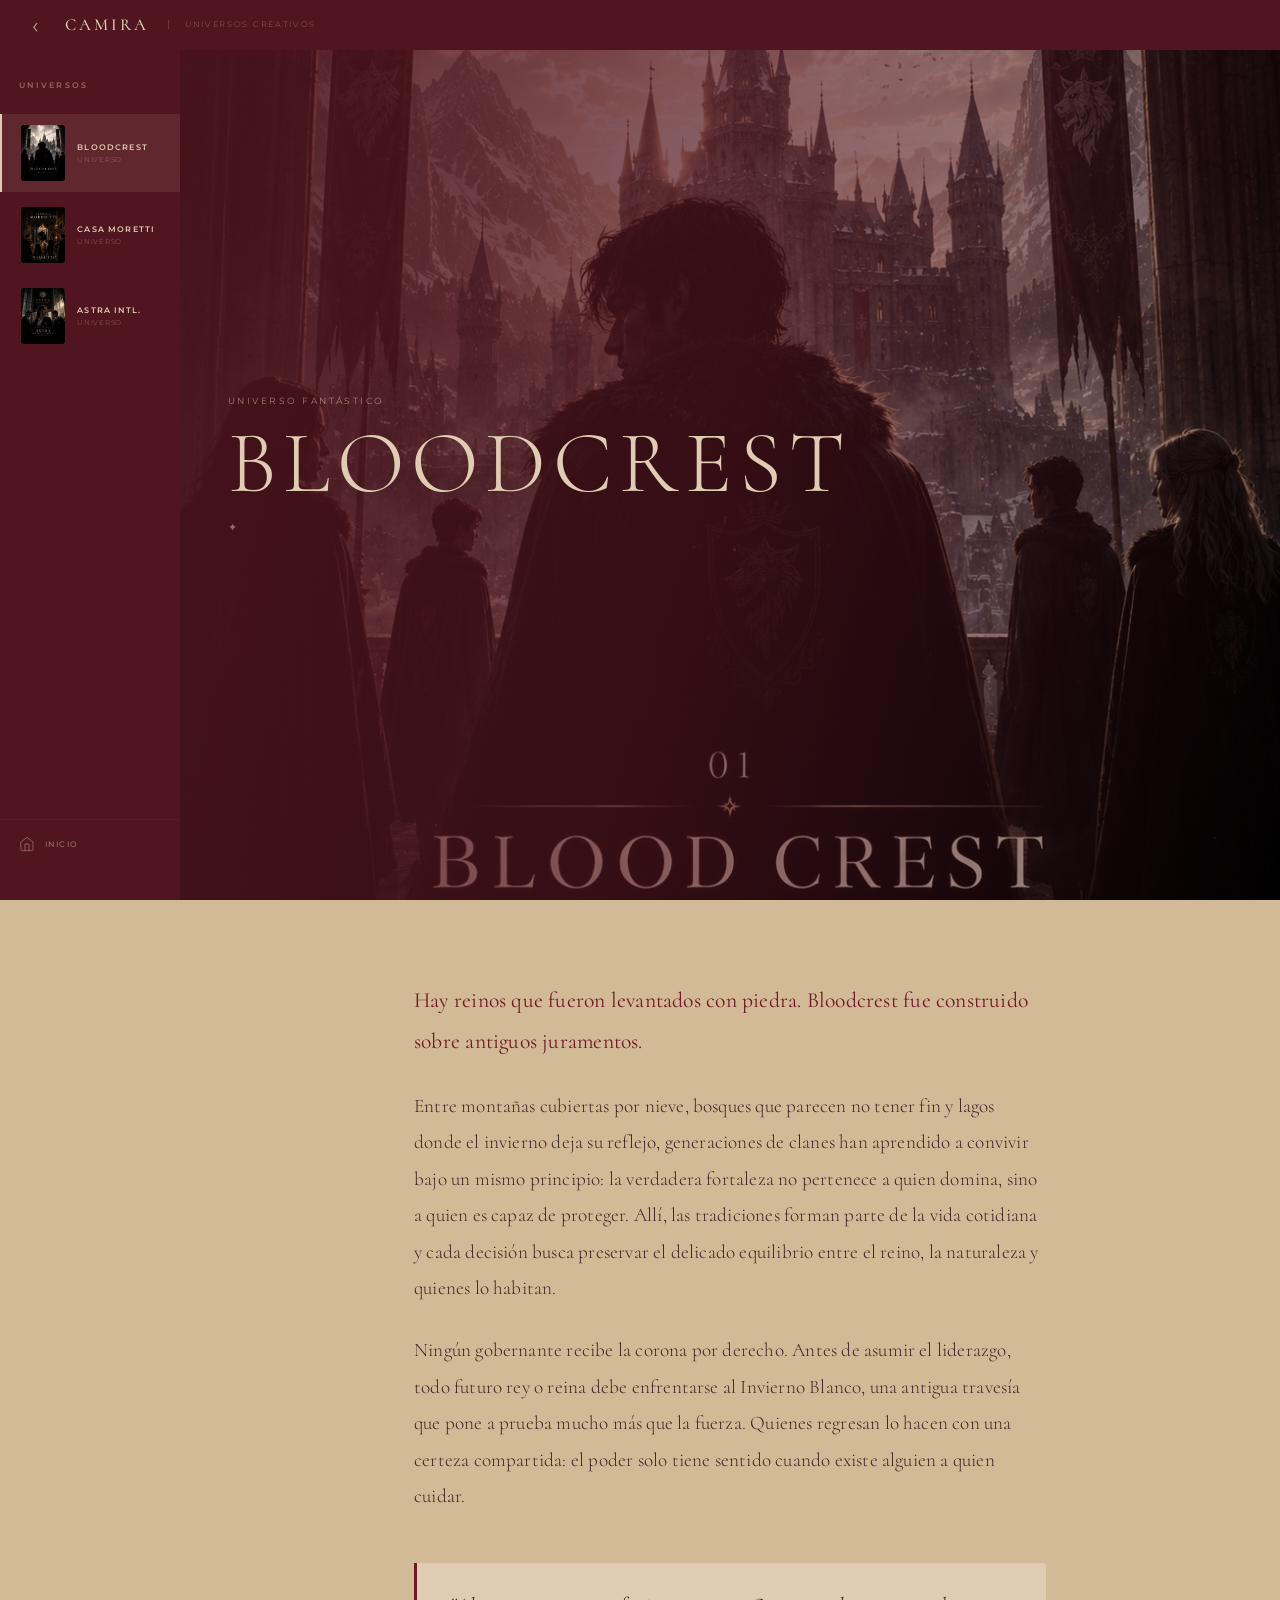
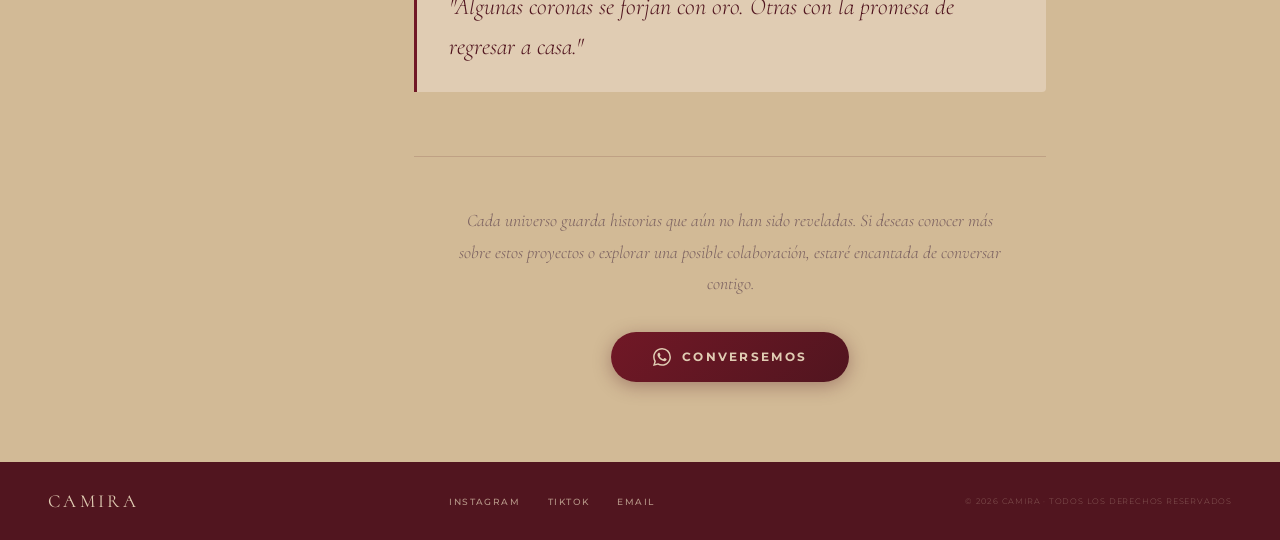
<file: universos.html>
<!DOCTYPE html>
<html lang="es">
<head>
  <meta charset="UTF-8">
  <meta name="viewport" content="width=device-width, initial-scale=1.0">
  <title>CAMIRA — Universos</title>
  <link rel="preconnect" href="https://fonts.googleapis.com">
  <link rel="preconnect" href="https://fonts.gstatic.com" crossorigin>
  <link href="https://fonts.googleapis.com/css2?family=Cormorant:ital,wght@0,300;0,400;0,500;0,600;1,300;1,400&family=Montserrat:wght@300;400;500;600&display=swap" rel="stylesheet">
  <link rel="stylesheet" href="style.css">
  <link rel="stylesheet" href="universos.css">
</head>
<body>

  <!-- ═══ NAV ═══ -->
  <nav class="uv-nav" id="nav">
    <div class="uv-nav__inner">
      <a href="index.html" class="uv-nav__back" aria-label="Volver">‹</a>
      <a href="index.html" class="uv-nav__logo">CAMIRA</a>
      <span class="uv-nav__tagline">UNIVERSOS CREATIVOS</span>
    </div>
  </nav>

  <!-- ═══ LAYOUT: SIDEBAR + MAIN ═══ -->
  <div class="uv-layout">

    <!-- ── SIDEBAR ── -->
    <aside class="uv-sidebar">
      <p class="uv-sidebar__label">UNIVERSOS</p>

      <div class="uv-sidebar__list">
        <div class="uv-sidebar__item uv-sidebar__item--active" data-key="bloodcrest">
          <div class="uv-sidebar__thumb">
            <img src="imagenes/astraInternacional/blood_universo3.jpeg" alt="Bloodcrest">
          </div>
          <div class="uv-sidebar__info">
            <p class="uv-sidebar__name">BLOODCREST</p>
            <p class="uv-sidebar__sub">UNIVERSO</p>
          </div>
        </div>

        <div class="uv-sidebar__item" data-key="casaMoretti">
          <div class="uv-sidebar__thumb">
            <img src="imagenes/astraInternacional/familiaMorrieti_universo2.jpeg" alt="La Casa Moretti">
          </div>
          <div class="uv-sidebar__info">
            <p class="uv-sidebar__name">CASA MORETTI</p>
            <p class="uv-sidebar__sub">UNIVERSO</p>
          </div>
        </div>

        <div class="uv-sidebar__item" data-key="astra">
          <div class="uv-sidebar__thumb">
            <img src="imagenes/astraInternacional/astra_universo1.jpeg" alt="Astra International">
          </div>
          <div class="uv-sidebar__info">
            <p class="uv-sidebar__name">ASTRA INTL.</p>
            <p class="uv-sidebar__sub">UNIVERSO</p>
          </div>
        </div>
      </div>

      <a href="index.html#proceso" class="uv-sidebar__footer">
        <svg viewBox="0 0 24 24" fill="none" stroke="currentColor" stroke-width="1.2" stroke-linecap="round" stroke-linejoin="round"><path d="M3 9l9-7 9 7v11a2 2 0 01-2 2H5a2 2 0 01-2-2z"/><polyline points="9 22 9 12 15 12 15 22"/></svg>
        <span>INICIO</span>
      </a>
    </aside>

    <!-- ── MAIN CONTENT ── -->
    <main class="uv-main" id="uvMain">

      <!-- HERO -->
      <section class="uv-hero">
        <img class="uv-hero__bg" id="uvHeroBg" src="" alt="">
        <div class="uv-hero__overlay"></div>
        <div class="uv-hero__content">
          <p class="uv-hero__breadcrumb" id="uvBreadcrumb"></p>
          <h1 class="uv-hero__title" id="uvTitle"></h1>
          <div class="uv-hero__diamond">✦</div>
        </div>
      </section>

      <!-- RELATO -->
      <section class="uv-relato">
        <div class="uv-relato__body" id="uvStory"></div>
        <blockquote class="uv-relato__quote" id="uvQuote"></blockquote>

        <div class="uv-relato__cta">
          <p class="uv-relato__cta-text">Cada universo guarda historias que aún no han sido reveladas. Si deseas conocer más sobre estos proyectos o explorar una posible colaboración, estaré encantada de conversar contigo.</p>
          <a id="uvCtaLink" href="https://wa.me/59168923029?text=Hola%20Camila%2C%20me%20interesa%20conocer%20más%20sobre%20tus%20universos%20creativos." target="_blank" rel="noopener" class="uv-relato__cta-btn">
            <svg class="uv-relato__cta-icon" viewBox="0 0 24 24" fill="currentColor" width="18" height="18"><path d="M17.472 14.382c-.297-.149-1.758-.867-2.03-.967-.273-.099-.471-.148-.67.15-.197.297-.767.966-.94 1.164-.173.199-.347.223-.644.075-.297-.15-1.255-.463-2.39-1.475-.883-.788-1.48-1.761-1.653-2.059-.173-.297-.018-.458.13-.606.134-.133.298-.347.446-.52.149-.174.198-.298.298-.497.099-.198.05-.371-.025-.52-.075-.149-.669-1.612-.916-2.207-.242-.579-.487-.5-.669-.51-.173-.008-.371-.01-.57-.01-.198 0-.52.074-.792.372-.272.297-1.04 1.016-1.04 2.479 0 1.462 1.065 2.875 1.213 3.074.149.198 2.096 3.2 5.077 4.487.709.306 1.262.489 1.694.625.712.227 1.36.195 1.871.118.571-.085 1.758-.719 2.006-1.413.248-.694.248-1.289.173-1.413-.074-.124-.272-.198-.57-.347m-5.421 7.403h-.004a9.87 9.87 0 01-5.031-1.378l-.361-.214-3.741.982.998-3.648-.235-.374a9.86 9.86 0 01-1.51-5.26c.001-5.45 4.436-9.884 9.888-9.884 2.64 0 5.122 1.03 6.988 2.898a9.825 9.825 0 012.893 6.994c-.003 5.45-4.437 9.884-9.885 9.884m8.413-18.297A11.815 11.815 0 0012.05 0C5.495 0 .16 5.335.157 11.892c0 2.096.547 4.142 1.588 5.945L.057 24l6.305-1.654a11.882 11.882 0 005.683 1.448h.005c6.554 0 11.89-5.335 11.893-11.893a11.821 11.821 0 00-3.48-8.413z"/></svg>
            CONVERSEMOS
          </a>
        </div>
      </section>

    </main>
  </div>

  <!-- ═══ FOOTER ═══ -->
  <footer class="footer">
    <div class="footer__inner">
      <span class="footer__logo">CAMIRA</span>
      <nav class="footer__links" aria-label="Redes sociales">
        <a href="https://www.instagram.com/camiradesign?utm_source=ig_web_button_share_sheet&igsh=ZDNlZDc0MzIxNw==" target="_blank" rel="noopener">INSTAGRAM</a>
        <a href="https://www.tiktok.com/@camiradesign">TIKTOK</a>
        <a href="mailto:camira.design@gmail.com">EMAIL</a>
      </nav>
      <span class="footer__copy">© 2026 CAMIRA · TODOS LOS DERECHOS RESERVADOS</span>
    </div>
  </footer>

  <script src="universos.js"></script>
</body>
</html>
</file>
<file: style.css>
/* ═══════════════════════════════════════
   CAMIRA PORTFOLIO — STYLESHEET
   Paleta: #B5AAAA · #E0CCB3 · #51151F · #711826
   Tipografía: Cormorant · Montserrat
═══════════════════════════════════════ */

/* ── Variables ── */
:root {
  --bg:        #D2BA96;
  --bg-alt:    #C8AD8A;
  --cream:     #E0CCB3;
  --rose:      #B5AAAA;
  --wine-deep: #51151F;
  --wine:      #711826;
  --text:      #3d2828;
  --text-soft: #7a6060;
  --serif:     'Cormorant', Georgia, serif;
  --sans:      'Montserrat', sans-serif;
  --ease:      cubic-bezier(0.25, 0.46, 0.45, 0.94);
}

/* ── Reset ── */
*, *::before, *::after { box-sizing: border-box; margin: 0; padding: 0; }
html { scroll-behavior: smooth; font-size: 16px; }
body {
  font-family: var(--sans);
  background: var(--bg);
  color: var(--text);
  overflow-x: hidden;
}
img { display: block; max-width: 100%; height: auto; }
a { text-decoration: none; color: inherit; }
ul, ol { list-style: none; }

/* ══════════════════════════════════════
   NAV
══════════════════════════════════════ */
.nav {
  position: fixed;
  inset: 0 0 auto 0;
  z-index: 200;
  display: flex;
  align-items: center;
  padding: 1.4rem 3rem;
  transition: background 0.4s var(--ease), box-shadow 0.4s var(--ease);
}
.nav.scrolled {
  background: rgba(210, 186, 150, 0.95);
  backdrop-filter: blur(12px);
  box-shadow: 0 1px 0 rgba(81, 21, 31, 0.08);
}
.nav__logo {
  font-family: var(--serif);
  font-size: 1.15rem;
  font-weight: 500;
  letter-spacing: 0.18em;
  color: var(--wine-deep);
  margin-right: auto;
}
.nav__links {
  display: flex;
  gap: 2.25rem;
}
.nav__links a {
  font-size: 0.6rem;
  font-weight: 500;
  letter-spacing: 0.14em;
  color: var(--wine-deep);
  opacity: 0.85;
  transition: opacity 0.2s;
}
.nav__links a:hover { opacity: 1; }
.nav__burger {
  display: flex;
  flex-direction: column;
  justify-content: center;
  align-items: center;
  gap: 4px;
  width: 42px;
  height: 42px;
  border-radius: 50%;
  border: none;
  background: var(--wine-deep);
  cursor: pointer;
  margin-left: 2rem;
}
.nav__burger span {
  display: block;
  width: 16px;
  height: 1.5px;
  background: #f9f4ee;
  border-radius: 1px;
}

/* ══════════════════════════════════════
   HERO
══════════════════════════════════════ */
.hero {
  position: relative;
  min-height: 100vh;
  display: flex;
  align-items: center;
  background: var(--bg);
  overflow: hidden;
  cursor: crosshair;
}

/* Canvas — water ripple layer */
#ripple-canvas {
  position: absolute;
  inset: 0;
  width: 100%;
  height: 100%;
  pointer-events: none;
  z-index: 1;
}

.hero__inner {
  position: relative;
  z-index: 2;
  display: flex;
  align-items: center;
  width: 100%;
  padding: 7rem 3rem 4rem 3.5rem;
  gap: 0;
}

/* Left column */
.hero__left {
  flex: 0 0 46%;
  padding-right: 2rem;
}
.hero__title {
  font-family: var(--serif);
  font-size: clamp(4.5rem, 10vw, 9rem);
  font-weight: 600;
  color: var(--wine-deep);
  letter-spacing: -0.02em;
  line-height: 0.88;
  margin-bottom: 1.1rem;
}
.hero__sub {
  font-size: 0.72rem;
  font-weight: 500;
  letter-spacing: 0.16em;
  color: var(--wine-deep);
  margin-bottom: 1.1rem;
}
.hero__dash {
  width: 2rem;
  height: 1.5px;
  background: var(--wine-deep);
  margin-bottom: 1.6rem;
}
.hero__tagline {
  font-size: 0.95rem;
  font-weight: 300;
  line-height: 2;
  color: var(--text);
  margin-bottom: 2.5rem;
}

/* Right — circular image area */
.hero__circle-area {
  flex: 1;
  position: relative;
  display: flex;
  justify-content: center;
  align-items: center;
  min-height: 520px;
}

/* The circular image + rotating ring */
.hero__circle-wrap {
  position: relative;
  width: 370px;
  height: 370px;
  flex-shrink: 0;
}
.hero__circle-img {
  position: absolute;
  inset: 28px;
  border-radius: 50%;
  overflow: hidden;
  background: var(--bg);
}
.hero__circle-img img {
  width: 100%;
  height: 100%;
  object-fit: cover;
  filter: sepia(0.15) contrast(1.08);
}

/* SVG rotating ring text */
.ring-text {
  position: absolute;
  inset: 0;
  width: 100%;
  height: 100%;
  animation: spinRing 22s linear infinite;
  transform-origin: center center;
  overflow: visible;
}
.ring-text text {
  font-family: var(--sans);
  font-size: 9.5px;
  font-weight: 400;
  letter-spacing: 0.2em;
  fill: var(--wine-deep);
}
@keyframes spinRing {
  to { transform: rotate(360deg); }
}

/* Decorations inside hero */
.deco { position: absolute; pointer-events: none; user-select: none; }

.deco--cam-top {
  top: -2%;
  right: 6%;
  width: clamp(170px, 18vw, 260px);
  opacity: 0.75;
}
.deco--flor-left {
  width: 40%;
  opacity: 0.85;
}
.deco--flor-left-back {
  bottom: 14%;
  top: auto;
  left: -16%;
  opacity: 0.75;
  transform: rotate(-18deg);
  z-index: 0;
}
.deco--flor-left-front {
  bottom: -4%;
  top: auto;
  left: -2%;
  opacity: 0.92;
  transform: rotate(-5deg);
  z-index: 1;
}
.deco--vinyl {
  bottom: 14%;
  left: 14%;
  transform: scale(1.6);
  transform-origin: bottom left;
}

.scroll-hint {
  position: absolute;
  bottom: 8%;
  right: 4%;
  writing-mode: vertical-rl;
  font-size: 0.5rem;
  font-weight: 500;
  letter-spacing: 0.22em;
  color: var(--wine-deep);
  opacity: 0.45;
  user-select: none;
}
.scroll-hint span { writing-mode: horizontal-tb; display: block; margin-top: 6px; }

/* Sparkles */
.sparkle {
  position: absolute;
  pointer-events: none;
  color: var(--wine-deep);
  line-height: 1;
  animation: twinkle 3s ease-in-out infinite alternate;
}
@keyframes twinkle {
  from { opacity: 0.3; transform: scale(0.9); }
  to   { opacity: 0.7; transform: scale(1.1); }
}
.sp-1 { top: 22%; right: 6%; font-size: 0.7rem; animation-delay: 0.5s; }
.sp-2 { top: 65%; left: 2%; font-size: 0.55rem; animation-delay: 1.2s; }

/* ══════════════════════════════════════
   SHARED UTILITIES
══════════════════════════════════════ */
.container {
  max-width: 1200px;
  margin: 0 auto;
  padding: 0 3rem;
}
.sec-title {
  font-family: var(--serif);
  font-size: clamp(1.6rem, 3vw, 2.4rem);
  font-weight: 500;
  color: var(--wine-deep);
  letter-spacing: 0.1em;
  margin-bottom: 0.6rem;
}
.sec-title--center { text-align: center; }
.sec-dash {
  width: 2.2rem;
  height: 1.5px;
  background: var(--wine-deep);
  margin-bottom: 1.4rem;
}
.sec-dash--center {
  margin-left: auto;
  margin-right: auto;
}
.btn-link {
  display: inline-flex;
  align-items: center;
  gap: 0.75rem;
  font-size: 0.75rem;
  font-weight: 600;
  letter-spacing: 0.16em;
  color: var(--cream);
  background: var(--wine-deep);
  padding: 0.9rem 1.8rem 0.9rem 2rem;
  border-radius: 2px;
  transition: background 0.25s var(--ease), transform 0.2s;
}
.btn-link:hover {
  background: #3d0e15;
  transform: translateY(-1px);
}
.arrow-icon {
  display: flex;
  align-items: center;
  justify-content: center;
  border: 1px solid rgba(224,204,179,0.5);
  border-radius: 50%;
  width: 20px;
  height: 20px;
  font-size: 0.85rem;
  flex-shrink: 0;
}
.text-center { text-align: center; }

/* Fade-in animation via IntersectionObserver */
.fade-in {
  opacity: 0;
  transform: translateY(28px);
  transition: opacity 0.75s var(--ease), transform 0.75s var(--ease);
}
.fade-in.visible {
  opacity: 1;
  transform: translateY(0);
}

/* ══════════════════════════════════════
   SEPARADOR
══════════════════════════════════════ */
.section-divider {
  display: flex;
  align-items: center;
  gap: 1.2rem;
  padding: 0 3rem;
  background: var(--bg);
}
.divider-line {
  flex: 1;
  height: 1px;
  background: linear-gradient(to right, transparent, var(--wine-deep), transparent);
  opacity: 0.3;
}
.divider-ornament {
  font-size: 0.5rem;
  color: var(--wine-deep);
  opacity: 0.5;
  flex-shrink: 0;
}

/* ══════════════════════════════════════
   SOBRE MÍ
══════════════════════════════════════ */
.sobre-mi {
  position: relative;
  padding: 7rem 0;
  background: var(--bg);
  border-top: 1px solid rgba(81,21,31,0.09);
}
.sobre-mi__grid {
  display: grid;
  grid-template-columns: 1fr 1fr;
  gap: 4rem;
  align-items: center;
}
.sm-img-wrap {
  position: relative;
  width: 100%;
}
.sm-img-wrap img {
  width: 100%;
  height: auto;
  display: block;
}

.sobre-mi__text { padding: 1rem 0; }
.sobre-mi__text p {
  font-size: 1rem;
  font-weight: 300;
  line-height: 1.9;
  color: var(--text);
  margin-bottom: 2.5rem;
}

/* Sobre-mi decorations */
.deco--flor-smr {
  position: absolute;
  top: 3%;
  right: 1%;
  width: clamp(150px, 14vw, 220px);
  opacity: 0.55;
  pointer-events: none;
}
.sp-sm1 {
  top: 8%;
  right: 14%;
  font-size: 0.65rem;
  animation-delay: 0.8s;
}

/* ══════════════════════════════════════
   UNIVERSOS
══════════════════════════════════════ */
.universos {
  position: relative;
  padding: 7rem 0;
  background: var(--wine-deep);
  border-top: none;
}
.universos .sec-title { color: var(--cream); }
.universos .sec-dash  { background: var(--cream); }
.universos .proj-card h3 { color: var(--cream); }
.universos .proj-card p  { color: rgba(224,204,179,0.7); }
.universos .text-center .btn-link {
  background: var(--wine-deep);
}
.sp-u1 { top: 6%; left: 4%; font-size: 0.75rem; animation-delay: 0.3s; color: var(--cream); }
.sp-u2 { bottom: 8%; right: 6%; font-size: 0.55rem; animation-delay: 1.5s; color: var(--cream); }
.universos .carousel__btn {
  border-color: rgba(224,204,179,0.35);
  color: var(--cream);
}
.universos .carousel__btn:hover { background: rgba(224,204,179,0.15); }

.carousel {
  display: flex;
  align-items: center;
  gap: 1rem;
  margin: 2.5rem 0 2rem;
}
.carousel__viewport {
  flex: 1;
  overflow: hidden;
}
.carousel__track {
  display: flex;
  gap: 1.25rem;
  transition: transform 0.45s var(--ease);
  will-change: transform;
}
.proj-card {
  flex: 0 0 calc(25% - 0.95rem);
  min-width: 0;
  cursor: pointer;
  opacity: 0;
  transform: translateY(-28px);
}
@keyframes cardFall {
  from { opacity: 0; transform: translateY(-28px); }
  to   { opacity: 1; transform: translateY(0); }
}
.proj-card.card-visible {
  animation: cardFall 0.45s var(--ease) both;
}
.proj-card__img {
  position: relative;
  aspect-ratio: 3/4;
  overflow: hidden;
  border-radius: 2px;
  background: var(--cream);
  margin-bottom: 0.8rem;
}
.proj-card__img img {
  width: 100%;
  height: 100%;
  object-fit: cover;
  transition: transform 0.5s var(--ease);
}
.proj-card:hover .proj-card__img img { transform: scale(1.04); }
.proj-card__ver-mas {
  position: absolute;
  bottom: 0.75rem;
  right: 0.75rem;
  background: rgba(81, 21, 31, 0.85);
  color: #fff;
  font-family: var(--sans);
  font-size: 0.55rem;
  font-weight: 600;
  letter-spacing: 0.15em;
  padding: 0.4rem 1rem;
  border-radius: 2px;
  text-decoration: none;
  opacity: 0;
  transform: translateY(6px);
  transition: opacity 0.3s var(--ease), transform 0.3s var(--ease);
  z-index: 2;
}
.proj-card:hover .proj-card__ver-mas {
  opacity: 1;
  transform: translateY(0);
}
.proj-num {
  position: absolute;
  bottom: 0.75rem;
  left: 0.75rem;
  font-family: var(--serif);
  font-size: 1.3rem;
  font-weight: 300;
  color: white;
  text-shadow: 0 2px 8px rgba(0,0,0,0.35);
}
.proj-card h3 {
  font-size: 0.6rem;
  font-weight: 600;
  letter-spacing: 0.13em;
  color: var(--wine-deep);
  margin-bottom: 0.25rem;
}
.proj-card p {
  font-size: 0.58rem;
  font-weight: 300;
  letter-spacing: 0.1em;
  color: var(--text-soft);
}
.carousel__btn {
  flex-shrink: 0;
  width: 38px;
  height: 38px;
  border-radius: 50%;
  border: 1px solid rgba(81,21,31,0.22);
  background: transparent;
  color: var(--wine-deep);
  font-size: 1.3rem;
  display: flex;
  align-items: center;
  justify-content: center;
  cursor: pointer;
  transition: background 0.2s, border-color 0.2s;
  line-height: 1;
}
.carousel__btn:hover {
  background: var(--cream);
  border-color: var(--wine-deep);
}
.carousel__btn:disabled { opacity: 0.3; cursor: default; }

/* Modal */
.proj-modal {
  display: none;
  position: fixed;
  inset: 0;
  z-index: 500;
  background: rgba(40, 20, 20, 0.72);
  backdrop-filter: blur(5px);
  align-items: center;
  justify-content: center;
  padding: 2rem 1rem;
}
.proj-modal.open { display: flex; }
.proj-modal__content {
  background: var(--bg);
  max-width: 620px;
  width: 100%;
  border-radius: 3px;
  overflow: hidden;
  position: relative;
  animation: modalIn 0.35s var(--ease) both;
}
@keyframes modalIn {
  from { opacity: 0; transform: translateY(24px) scale(0.97); }
  to   { opacity: 1; transform: translateY(0)    scale(1);    }
}
.proj-modal__close {
  position: absolute;
  top: 0.75rem;
  right: 0.75rem;
  background: var(--wine-deep);
  border: none;
  color: var(--cream);
  width: 30px;
  height: 30px;
  border-radius: 50%;
  font-size: 0.75rem;
  cursor: pointer;
  display: flex;
  align-items: center;
  justify-content: center;
  z-index: 1;
  transition: background 0.2s;
}
.proj-modal__close:hover { background: var(--wine); }
.proj-modal__img {
  width: 100%;
  aspect-ratio: 16/9;
  object-fit: cover;
  display: block;
}
.proj-modal__body { padding: 1.5rem 2rem 2rem; }
.proj-modal__num {
  font-family: var(--serif);
  font-size: 1rem;
  color: var(--wine-deep);
  opacity: 0.45;
  margin-bottom: 0.35rem;
}
.proj-modal__title {
  font-family: var(--serif);
  font-size: 1.7rem;
  font-weight: 500;
  color: var(--wine-deep);
  letter-spacing: 0.08em;
  margin-bottom: 0.75rem;
}
.proj-modal__desc {
  font-size: 0.9rem;
  font-weight: 300;
  line-height: 1.85;
  color: var(--text);
}

/* ══════════════════════════════════════
   PROCESO CREATIVO
══════════════════════════════════════ */
.proceso {
  padding: 7rem 0 5rem;
  background: var(--bg);
  border-top: 1px solid rgba(81,21,31,0.09);
}

/* ── Universos header ── */
.univ-header {
  text-align: center;
  margin-bottom: 3.5rem;
}
.univ-header__title {
  font-family: var(--serif);
  font-size: clamp(2.8rem, 6vw, 5rem);
  font-weight: 400;
  letter-spacing: 0.12em;
  color: var(--wine-deep);
  margin-bottom: 0.8rem;
}
.univ-dash {
  background: var(--wine-deep);
  opacity: 0.35;
  margin: 0 auto 1rem;
}
.univ-header__sub {
  font-family: var(--sans);
  font-size: 0.65rem;
  font-weight: 300;
  letter-spacing: 0.22em;
  color: var(--text-soft);
}

/* ── Universos grid (3 cards) ── */
.univ-grid {
  display: grid;
  grid-template-columns: repeat(3, 1fr);
  gap: 1.2rem;
  margin-bottom: 3rem;
}
.univ-card {
  position: relative;
  aspect-ratio: 2/3;
  overflow: hidden;
  border-radius: 4px;
  cursor: pointer;
}
.univ-card__bg {
  position: absolute;
  inset: 0;
  width: 100%;
  height: 100%;
  object-fit: cover;
  transition: transform 0.6s var(--ease);
}
.univ-card:hover .univ-card__bg { transform: scale(1.06); }
.univ-card__overlay {
  position: absolute;
  inset: 0;
  background: linear-gradient(to top, rgba(81,21,31,0.85) 35%, rgba(81,21,31,0.15) 100%);
}
.univ-card__body {
  position: absolute;
  inset: 0;
  display: flex;
  flex-direction: column;
  justify-content: space-between;
  padding: 1.6rem;
}
.univ-card__num {
  font-family: var(--serif);
  font-size: 0.7rem;
  letter-spacing: 0.25em;
  color: var(--cream);
  opacity: 0.6;
}
.univ-card__content { display: flex; flex-direction: column; }
.univ-card__title {
  font-family: var(--serif);
  font-size: clamp(1.5rem, 2.5vw, 2.2rem);
  font-weight: 400;
  color: #fff;
  letter-spacing: 0.06em;
  line-height: 1.1;
  margin-bottom: 0.5rem;
}
.univ-card__dash {
  width: 28px;
  height: 1px;
  background: var(--cream);
  opacity: 0.5;
  margin-bottom: 0.7rem;
}
.univ-card__desc {
  font-family: var(--sans);
  font-size: 0.65rem;
  font-weight: 300;
  color: rgba(255,255,255,0.7);
  line-height: 1.65;
  margin-bottom: 1.1rem;
}
.univ-card__btn {
  display: inline-block;
  font-family: var(--sans);
  font-size: 0.58rem;
  font-weight: 600;
  letter-spacing: 0.22em;
  color: var(--cream);
  border: 1px solid rgba(224, 204, 179, 0.5);
  padding: 0.5rem 1.1rem;
  border-radius: 2px;
  text-decoration: none;
  width: fit-content;
  transition: background 0.3s, color 0.3s, border-color 0.3s;
}
.univ-card__btn:hover {
  background: var(--cream);
  color: var(--wine-deep);
  border-color: var(--cream);
}

/* ── Universos bottom row ── */
.univ-bottom {
  display: grid;
  grid-template-columns: 1fr 1.5fr 1fr;
  gap: 2rem;
  align-items: center;
  border-top: 1px solid rgba(81,21,31,0.12);
  padding-top: 2.5rem;
}
.univ-bottom__label {
  font-family: var(--sans);
  font-size: 0.6rem;
  font-weight: 600;
  letter-spacing: 0.2em;
  color: var(--wine-deep);
  margin-bottom: 0.5rem;
}
.univ-bottom__text {
  font-family: var(--sans);
  font-size: 0.65rem;
  font-weight: 300;
  color: var(--text-soft);
  line-height: 1.7;
}
.univ-bottom__icons {
  display: flex;
  justify-content: center;
  gap: 1.8rem;
}
.univ-icon {
  display: flex;
  flex-direction: column;
  align-items: center;
  gap: 0.5rem;
}
.univ-icon svg {
  width: 24px;
  height: 24px;
  color: var(--wine);
}
.univ-icon span {
  font-family: var(--sans);
  font-size: 0.48rem;
  font-weight: 500;
  letter-spacing: 0.14em;
  color: var(--text-soft);
  text-align: center;
}
.univ-bottom__quote {
  text-align: right;
}
.univ-bottom__quote p {
  font-family: var(--serif);
  font-size: 0.85rem;
  font-style: italic;
  font-weight: 300;
  color: var(--text);
  line-height: 1.65;
  margin-bottom: 0.5rem;
}
.univ-bottom__sig {
  font-family: var(--serif);
  font-size: 1.1rem;
  font-style: italic;
  color: var(--wine-deep);
  opacity: 0.7;
}

/* ══════════════════════════════════════
   HABLEMOS
══════════════════════════════════════ */
.hablemos {
  position: relative;
  padding: 7rem 0;
  background: var(--wine-deep);
  border-top: none;
  overflow: hidden;
}
.hablemos .container { position: relative; z-index: 2; }
.hablemos .sec-title { color: var(--cream); }
.hablemos .sec-dash  { background: var(--cream); }
.hablemos__text {
  font-size: 1rem;
  font-weight: 300;
  line-height: 1.9;
  color: rgba(224,204,179,0.85);
  margin: 1.5rem 0 2.5rem;
}
.deco--flor-hablemos {
  position: absolute;
  left: 1%;
  top: 5%;
  width: clamp(130px, 12vw, 190px);
  opacity: 0.35;
}
.deco--cam-hablemos {
  position: absolute;
  left: 3%;
  bottom: 0;
  width: clamp(120px, 11vw, 170px);
  opacity: 0.35;
}
.sp-h1 { top: 40%; left: 42%; font-size: 0.75rem; animation-delay: 0.6s; color: var(--cream); }
.sp-h2 { top: 18%; right: 30%; font-size: 0.55rem; animation-delay: 1.8s; color: var(--cream); }

/* Cámara animada en Hablemos */
.cam-hablemos {
  position: absolute;
  right: 18%;
  bottom: 8%;
  width: clamp(250px, 26vw, 360px);
  z-index: 2;
  animation: camFloat 5s ease-in-out infinite;
  filter: drop-shadow(0 10px 24px rgba(0,0,0,0.5));
}
.cam-hablemos img {
  width: 100%;
  height: auto;
  display: block;
}

/* Anillo de flash que se expande desde el lente */
.cam-flash-ring {
  position: absolute;
  top: 28%;
  left: 18%;
  width: 50px;
  height: 50px;
  border-radius: 50%;
  background: radial-gradient(circle,
    rgba(255,255,240,0.95) 0%,
    rgba(255,255,200,0.5) 35%,
    transparent 70%);
  animation: flashBurst 4s ease-out infinite;
  pointer-events: none;
  transform-origin: center;
}

/* Punto central del flash */
.cam-flash-dot {
  position: absolute;
  top: calc(28% + 18px);
  left: calc(18% + 18px);
  width: 14px;
  height: 14px;
  border-radius: 50%;
  background: white;
  animation: flashDot 4s ease-out infinite;
  pointer-events: none;
}

@keyframes camFloat {
  0%, 100% { transform: translateY(0)    rotate(-2deg); }
  50%       { transform: translateY(-14px) rotate(1deg);  }
}

@keyframes flashBurst {
  0%, 60%, 100% { opacity: 0;   transform: scale(0.3); }
  65%           { opacity: 1;   transform: scale(1);   }
  70%           { opacity: 0.7; transform: scale(2.2); }
  78%           { opacity: 0.3; transform: scale(3.5); }
  85%           { opacity: 0;   transform: scale(5);   }
}

@keyframes flashDot {
  0%, 60%, 100% { opacity: 0; transform: scale(0.5); }
  64%           { opacity: 1; transform: scale(1);   }
  72%           { opacity: 0; transform: scale(1.5); }
}

/* ══════════════════════════════════════
   FOOTER
══════════════════════════════════════ */
.footer {
  background: var(--wine-deep);
  padding: 1.75rem 3rem;
}
.footer__inner {
  display: flex;
  align-items: center;
  justify-content: space-between;
  gap: 1rem;
  flex-wrap: wrap;
}
.footer__logo {
  font-family: var(--serif);
  font-size: 1.15rem;
  font-weight: 400;
  letter-spacing: 0.18em;
  color: var(--cream);
}
.footer__links {
  display: flex;
  gap: 1.75rem;
}
.footer__links a {
  font-size: 0.55rem;
  font-weight: 500;
  letter-spacing: 0.16em;
  color: var(--cream);
  opacity: 0.7;
  transition: opacity 0.2s;
}
.footer__links a:hover { opacity: 1; }
.footer__copy {
  font-size: 0.5rem;
  font-weight: 300;
  letter-spacing: 0.1em;
  color: var(--cream);
  opacity: 0.4;
}

/* ══════════════════════════════════════
   MENÚ MÓVIL
══════════════════════════════════════ */
.nav-overlay {
  display: none;
  position: fixed;
  inset: 0;
  background: rgba(61, 40, 40, 0.45);
  z-index: 299;
  opacity: 0;
  transition: opacity 0.3s var(--ease);
}
.nav-overlay.open {
  display: block;
  opacity: 1;
}

.mobile-nav {
  position: fixed;
  top: 0;
  right: 0;
  bottom: 0;
  width: min(320px, 85vw);
  background: var(--bg);
  z-index: 300;
  display: flex;
  flex-direction: column;
  padding: 2rem 2rem 3rem;
  transform: translateX(100%);
  transition: transform 0.38s var(--ease);
  box-shadow: -4px 0 30px rgba(81,21,31,0.12);
}
.mobile-nav.open {
  transform: translateX(0);
}

.mobile-nav__close {
  align-self: flex-end;
  background: none;
  border: none;
  font-size: 1.2rem;
  color: var(--wine-deep);
  cursor: pointer;
  padding: 0.25rem;
  opacity: 0.7;
  margin-bottom: 2rem;
}
.mobile-nav__close:hover { opacity: 1; }

.mobile-nav__logo {
  font-family: var(--serif);
  font-size: 1.5rem;
  font-weight: 500;
  letter-spacing: 0.2em;
  color: var(--wine-deep);
  margin-bottom: 2.5rem;
}

.mobile-nav__links {
  display: flex;
  flex-direction: column;
  gap: 0.25rem;
  flex: 1;
}
.mobile-nav__links li a {
  display: block;
  font-family: var(--serif);
  font-size: 1.8rem;
  font-weight: 400;
  color: var(--wine-deep);
  letter-spacing: 0.06em;
  padding: 0.6rem 0;
  border-bottom: 1px solid rgba(81,21,31,0.1);
  transition: opacity 0.2s, padding-left 0.2s;
}
.mobile-nav__links li a:hover {
  opacity: 0.6;
  padding-left: 0.5rem;
}

.mobile-nav__footer {
  display: flex;
  gap: 1.5rem;
  padding-top: 2rem;
}
.mobile-nav__footer a {
  font-size: 0.55rem;
  font-weight: 500;
  letter-spacing: 0.16em;
  color: var(--wine-deep);
  opacity: 0.6;
  transition: opacity 0.2s;
}
.mobile-nav__footer a:hover { opacity: 1; }

/* ══════════════════════════════════════
   RESPONSIVE
══════════════════════════════════════ */
@media (max-width: 1024px) {
  .univ-grid { grid-template-columns: repeat(3, 1fr); }
}
/* ── Tablet ≤ 900px: mantiene 2 columnas como el diseño de referencia ── */
@media (max-width: 900px) {
  .nav__links { display: none; }
  .hero__inner { padding: 6rem 2rem 3rem; }
  .hero__left { flex: 0 0 46%; padding-right: 1.5rem; }
  .hero__circle-area { min-height: 400px; }
  .hero__circle-wrap { width: 260px; height: 260px; }
  .sobre-mi__grid { grid-template-columns: 1fr; gap: 2.5rem; }
  .sm-img-wrap { max-width: 420px; margin: 0 auto; }
  .univ-grid { grid-template-columns: repeat(2, 1fr); }
  .univ-bottom { grid-template-columns: 1fr; gap: 2rem; text-align: center; }
  .univ-bottom__quote { text-align: center; }
  .univ-bottom__icons { gap: 1.2rem; flex-wrap: wrap; justify-content: center; }
  .footer__inner { flex-direction: column; text-align: center; }
  .cam-hablemos { width: clamp(180px, 24vw, 280px); }
}

/* ── Móvil ≤ 640px: círculo primero, título abajo ── */
@media (max-width: 640px) {
  .nav { padding: 1.2rem 1.5rem; }
  .container { padding: 0 1.5rem; }
  .hero { min-height: auto; }
  .hero__inner {
    flex-direction: column;
    padding: 5rem 1rem 2.5rem;
    text-align: center;
    gap: 1.5rem;
  }
  .hero__left { flex: none; padding-right: 0; }
  .hero__dash { margin-left: auto; margin-right: auto; }
  .hero__tagline { margin-bottom: 1.6rem; }
  .hero__circle-area {
    position: relative;
    min-height: 320px;
    width: 100%;
    justify-content: center;
    align-items: center;
    padding: 1rem 0;
  }
  .hero__circle-wrap { width: 220px; height: 220px; }
  .deco--cam-top { width: 120px; top: 0%; right: 2%; }
  .scroll-hint { display: none; }
  .univ-grid { grid-template-columns: 1fr; }
  .univ-card { aspect-ratio: 3/2; }
  .footer { padding: 1.5rem; }
  .cam-hablemos { width: 160px; right: 2%; top: 2%; bottom: auto; }
  .proj-modal__body { padding: 1.25rem 1.5rem 1.75rem; }
  .carousel__track {
    gap: 0;
  }
  .proj-card {
    flex: 0 0 100%;
    min-width: 100%;
  }
  .proj-card__img {
    aspect-ratio: 3/4;
  }
  .proj-card h3 {
    font-size: 0.75rem;
    margin-bottom: 0.2rem;
  }
  .proj-card p {
    font-size: 0.65rem;
  }
  .carousel {
    gap: 0.5rem;
  }
  .carousel__btn {
    width: 32px;
    height: 32px;
  }
}

/* ── Móvil pequeño ≤ 425px ── */
@media (max-width: 425px) {
  .hero__inner {
    padding: 5.5rem 0.75rem 2rem;
    gap: 2rem;
  }
  .hero__title {
    font-size: clamp(2.8rem, 16vw, 3.8rem);
    margin-bottom: 1.6rem;
  }
  .hero__sub  { margin-bottom: 1.4rem; }
  .hero__dash { margin-bottom: 1.6rem; }
  .hero__tagline { margin-bottom: 2rem; line-height: 2; }
  .hero__circle-area { min-height: 380px; }
  .hero__circle-wrap { width: 260px; height: 260px; }
  .deco--cam-top { position: absolute; top: -2%; right: 12%; width: 150px; }
  .cam-hablemos {
    width: 140px;
    top: 1%;
    right: 2%;
    bottom: auto;
  }
  .proj-card {
    flex: 0 0 100%;
    min-width: 100%;
  }
  .proj-card__img {
    aspect-ratio: 2/3;
    margin-bottom: 0.6rem;
  }
  .proj-card h3 {
    font-size: 0.7rem;
    margin-bottom: 0.15rem;
  }
  .proj-card p {
    font-size: 0.6rem;
  }
  .carousel__btn {
    width: 30px;
    height: 30px;
    font-size: 1rem;
  }
  .carousel {
    gap: 0.5rem;
  }
}
</file>
<file: universos.css>
/* ═══════════════════════════════════════
   UNIVERSOS — ESTILOS
═══════════════════════════════════════ */

/* ── Nav ── */
.uv-nav {
  position: fixed;
  top: 0;
  left: 0;
  right: 0;
  z-index: 100;
  background: var(--wine-deep);
  padding: 0.85rem 2rem;
  transition: box-shadow 0.3s;
}
.uv-nav.scrolled { box-shadow: 0 2px 16px rgba(0,0,0,0.3); }
.uv-nav__inner {
  display: flex;
  align-items: center;
  gap: 1.2rem;
}
.uv-nav__back {
  font-size: 1.4rem;
  color: var(--cream);
  text-decoration: none;
  line-height: 1;
  opacity: 0.7;
  transition: opacity 0.2s;
  margin-right: 0.4rem;
}
.uv-nav__back:hover { opacity: 1; }
.uv-nav__logo {
  font-family: var(--serif);
  font-size: 1.05rem;
  font-weight: 500;
  letter-spacing: 0.18em;
  color: var(--cream);
  text-decoration: none;
}
.uv-nav__tagline {
  font-family: var(--sans);
  font-size: 0.48rem;
  font-weight: 300;
  letter-spacing: 0.22em;
  color: rgba(224, 204, 179, 0.45);
  border-left: 1px solid rgba(224, 204, 179, 0.2);
  padding-left: 1rem;
}

/* ── Layout: sidebar + main ── */
.uv-layout {
  display: grid;
  grid-template-columns: 180px 1fr;
  min-height: 100vh;
  padding-top: 48px;
}

/* ── SIDEBAR ── */
.uv-sidebar {
  position: sticky;
  top: 48px;
  height: calc(100vh - 48px);
  background: var(--wine-deep);
  display: flex;
  flex-direction: column;
  padding: 2rem 0;
  overflow-y: auto;
}
.uv-sidebar__label {
  font-family: var(--sans);
  font-size: 0.5rem;
  font-weight: 600;
  letter-spacing: 0.28em;
  color: rgba(224, 204, 179, 0.45);
  padding: 0 1.2rem;
  margin-bottom: 1.5rem;
}
.uv-sidebar__list {
  flex: 1;
  display: flex;
  flex-direction: column;
  gap: 0.2rem;
}
.uv-sidebar__item {
  display: flex;
  align-items: center;
  gap: 0.75rem;
  padding: 0.7rem 1.2rem;
  cursor: pointer;
  border-left: 2px solid transparent;
  transition: background 0.2s, border-color 0.2s;
}
.uv-sidebar__item:hover {
  background: rgba(224, 204, 179, 0.07);
}
.uv-sidebar__item--active {
  border-left-color: var(--cream);
  background: rgba(224, 204, 179, 0.1);
}
.uv-sidebar__thumb {
  width: 44px;
  height: 56px;
  border-radius: 3px;
  overflow: hidden;
  flex-shrink: 0;
}
.uv-sidebar__thumb img {
  width: 100%;
  height: 100%;
  object-fit: cover;
}
.uv-sidebar__name {
  font-family: var(--sans);
  font-size: 0.52rem;
  font-weight: 600;
  letter-spacing: 0.14em;
  color: var(--cream);
}
.uv-sidebar__sub {
  font-family: var(--sans);
  font-size: 0.45rem;
  font-weight: 300;
  letter-spacing: 0.1em;
  color: rgba(224, 204, 179, 0.45);
  margin-top: 0.2rem;
}
.uv-sidebar__footer {
  display: flex;
  align-items: center;
  gap: 0.6rem;
  padding: 1rem 1.2rem;
  border-top: 1px solid rgba(224, 204, 179, 0.1);
  text-decoration: none;
  cursor: pointer;
  transition: opacity 0.2s;
  opacity: 0.5;
}
.uv-sidebar__footer:hover { opacity: 1; }
.uv-sidebar__footer svg {
  width: 16px;
  height: 16px;
  color: var(--cream);
  flex-shrink: 0;
}
.uv-sidebar__footer span {
  font-family: var(--sans);
  font-size: 0.48rem;
  font-weight: 500;
  letter-spacing: 0.16em;
  color: var(--cream);
}

/* ── MAIN ── */
.uv-main {
  background: var(--bg);
  overflow: hidden;
  transition: opacity 0.22s ease;
}
.uv-main.uv-fade { opacity: 0; }

/* ── HERO ── */
.uv-hero {
  position: relative;
  height: calc(100vh - 48px);
  overflow: hidden;
}
.uv-hero__bg {
  position: absolute;
  inset: 0;
  width: 100%;
  height: 100%;
  object-fit: cover;
}
.uv-hero__overlay {
  position: absolute;
  inset: 0;
  background: linear-gradient(
    105deg,
    rgba(81,21,31,0.88) 0%,
    rgba(81,21,31,0.65) 50%,
    rgba(0,0,0,0.3) 100%
  );
}
.uv-hero__content {
  position: relative;
  z-index: 2;
  padding: 3.5rem 3rem;
  max-width: 480px;
  height: 100%;
  display: flex;
  flex-direction: column;
  justify-content: center;
}
.uv-hero__breadcrumb {
  font-family: var(--sans);
  font-size: 0.55rem;
  font-weight: 400;
  letter-spacing: 0.28em;
  color: rgba(224, 204, 179, 0.6);
  margin-bottom: 0.8rem;
}
.uv-hero__title {
  font-family: var(--serif);
  font-size: clamp(3rem, 7vw, 5.5rem);
  font-weight: 300;
  letter-spacing: 0.08em;
  color: var(--cream);
  line-height: 1;
  margin-bottom: 0.8rem;
}
.uv-hero__diamond {
  font-size: 0.7rem;
  color: rgba(224, 204, 179, 0.5);
  margin-bottom: 1.2rem;
}
.uv-hero__desc {
  font-family: var(--sans);
  font-size: 0.7rem;
  font-weight: 400;
  line-height: 1.75;
  color: rgba(224, 204, 179, 0.8);
  margin-bottom: 1.5rem;
}
.uv-hero__quote {
  font-family: var(--serif);
  font-size: 0.9rem;
  font-style: italic;
  color: rgba(224, 204, 179, 0.65);
  margin-bottom: 2rem;
  padding-left: 1rem;
  border-left: 2px solid rgba(224, 204, 179, 0.3);
}
.uv-hero__btn {
  display: inline-flex;
  align-items: center;
  gap: 0.5rem;
  font-family: var(--sans);
  font-size: 0.6rem;
  font-weight: 600;
  letter-spacing: 0.22em;
  color: var(--wine-deep);
  background: var(--cream);
  padding: 0.7rem 1.6rem;
  border-radius: 2px;
  text-decoration: none;
  width: fit-content;
  transition: opacity 0.2s;
}
.uv-hero__btn:hover { opacity: 0.85; }

/* ── STATUS PANEL ── */
.uv-status {
  position: absolute;
  top: 2.5rem;
  right: 2rem;
  z-index: 2;
  background: rgba(224, 204, 179, 0.1);
  backdrop-filter: blur(12px);
  -webkit-backdrop-filter: blur(12px);
  border: 1px solid rgba(224, 204, 179, 0.18);
  border-radius: 6px;
  padding: 1.2rem 1.4rem;
  min-width: 220px;
}
.uv-status__title {
  font-family: var(--sans);
  font-size: 0.5rem;
  font-weight: 600;
  letter-spacing: 0.22em;
  color: var(--cream);
  margin-bottom: 1rem;
}
.uv-status__list { display: flex; flex-direction: column; gap: 0.75rem; }
.uv-status__item {}
.uv-status__row {
  display: flex;
  justify-content: space-between;
  margin-bottom: 0.3rem;
}
.uv-status__row span {
  font-family: var(--sans);
  font-size: 0.48rem;
  font-weight: 400;
  letter-spacing: 0.1em;
  color: rgba(224, 204, 179, 0.7);
}
.uv-bar {
  height: 2px;
  background: rgba(224, 204, 179, 0.15);
  border-radius: 1px;
  overflow: hidden;
}
.uv-bar__fill {
  height: 100%;
  background: var(--cream);
  border-radius: 1px;
}

/* ── SUB-GRID (4 secciones) ── */
.uv-sub-grid {
  display: grid;
  grid-template-columns: repeat(4, 1fr);
  border-top: 1px solid rgba(81,21,31,0.12);
}
.uv-sub {
  padding: 1.8rem 1.4rem;
  border-right: 1px solid rgba(81,21,31,0.1);
  display: flex;
  flex-direction: column;
  gap: 0.8rem;
}
.uv-sub:last-child { border-right: none; }
.uv-sub__num {
  font-family: var(--sans);
  font-size: 0.48rem;
  font-weight: 600;
  letter-spacing: 0.2em;
  color: var(--wine);
}
.uv-sub__img {
  aspect-ratio: 3/2;
  overflow: hidden;
  border-radius: 3px;
}
.uv-sub__img img {
  width: 100%;
  height: 100%;
  object-fit: cover;
  transition: transform 0.5s var(--ease);
}
.uv-sub:hover .uv-sub__img img { transform: scale(1.04); }
.uv-sub__text {
  font-family: var(--sans);
  font-size: 0.6rem;
  font-weight: 300;
  color: var(--text);
  line-height: 1.7;
  flex: 1;
}
.uv-sub__link {
  font-family: var(--sans);
  font-size: 0.52rem;
  font-weight: 600;
  letter-spacing: 0.18em;
  color: var(--wine-deep);
  text-decoration: none;
  transition: opacity 0.2s;
}
.uv-sub__link:hover { opacity: 0.6; }

/* Sección de lista (checklist) */
.uv-sub--list .uv-sub__checklist {
  list-style: none;
  padding: 0;
  margin: 0;
  flex: 1;
  display: flex;
  flex-direction: column;
  gap: 0.5rem;
}
.uv-sub--list .uv-sub__checklist li {
  font-family: var(--sans);
  font-size: 0.6rem;
  font-weight: 300;
  color: var(--text);
  line-height: 1.5;
  padding-left: 0.9rem;
  position: relative;
}
.uv-sub--list .uv-sub__checklist li::before {
  content: '→';
  position: absolute;
  left: 0;
  color: var(--wine);
  font-size: 0.5rem;
}

/* Sección de cita */
.uv-sub--quote {
  background: var(--wine-deep);
}
.uv-sub--quote .uv-sub__num { color: rgba(224, 204, 179, 0.5); }
.uv-sub--quote .uv-sub__link { color: rgba(224, 204, 179, 0.7); }
.uv-sub--quote .uv-sub__link:hover { opacity: 0.9; }
.uv-sub__quote-mark {
  font-family: var(--serif);
  font-size: 3.5rem;
  color: rgba(224, 204, 179, 0.2);
  line-height: 1;
  margin-bottom: -0.5rem;
}
.uv-sub__quote-text {
  font-family: var(--serif);
  font-size: 0.82rem;
  font-style: italic;
  font-weight: 300;
  color: rgba(224, 204, 179, 0.8);
  line-height: 1.75;
  flex: 1;
}

/* ── BOTTOM ROW: personas + visual board ── */
.uv-bottom-row {
  display: grid;
  grid-template-columns: 1fr 1fr;
  border-top: 1px solid rgba(81,21,31,0.12);
}
.uv-personas {
  padding: 1.8rem 1.4rem;
  border-right: 1px solid rgba(81,21,31,0.1);
  display: flex;
  flex-direction: column;
  gap: 1rem;
}
.uv-personas__grid {
  display: grid;
  grid-template-columns: repeat(4, 1fr);
  gap: 0.6rem;
}
.uv-persona {}
.uv-persona__img {
  aspect-ratio: 2/3;
  overflow: hidden;
  border-radius: 3px;
  margin-bottom: 0.5rem;
  background: var(--cream);
}
.uv-persona__img img {
  width: 100%;
  height: 100%;
  object-fit: cover;
}
.uv-persona__img--lock {
  display: flex;
  align-items: center;
  justify-content: center;
  background: var(--bg-alt);
}
.uv-persona__img--lock svg {
  width: 20px;
  height: 20px;
  color: rgba(81,21,31,0.3);
}
.uv-persona__name {
  font-family: var(--sans);
  font-size: 0.45rem;
  font-weight: 600;
  letter-spacing: 0.1em;
  color: var(--text);
}
.uv-persona__role {
  font-family: var(--sans);
  font-size: 0.42rem;
  font-weight: 300;
  color: var(--text-soft);
  margin-top: 0.1rem;
}
.uv-persona--lock .uv-persona__name,
.uv-persona--lock .uv-persona__role {
  color: rgba(81,21,31,0.35);
}

/* VISUAL BOARD */
.uv-board {
  padding: 1.8rem 1.4rem;
  display: flex;
  flex-direction: column;
  gap: 1rem;
}
.uv-board__grid {
  display: grid;
  grid-template-columns: repeat(3, 1fr);
  grid-template-rows: repeat(2, 100px);
  gap: 0.4rem;
  flex: 1;
}
.uv-board__grid img {
  width: 100%;
  height: 100%;
  object-fit: cover;
  border-radius: 3px;
}

/* ── RELATO (story section) ── */
.uv-relato {
  background: var(--bg);
  padding: 5rem 4rem;
  max-width: 760px;
  margin: 0 auto;
}
.uv-relato__body {
  display: flex;
  flex-direction: column;
  gap: 1.6rem;
  margin-bottom: 3rem;
}
.uv-relato__body p {
  font-family: var(--serif);
  font-size: clamp(1rem, 1.8vw, 1.2rem);
  font-weight: 300;
  line-height: 1.9;
  color: var(--text);
  letter-spacing: 0.01em;
}
.uv-relato__body p:first-child {
  font-size: clamp(1.1rem, 2vw, 1.35rem);
  font-weight: 400;
  color: var(--wine);
}
.uv-relato__quote {
  font-family: var(--serif);
  font-size: clamp(1.1rem, 2vw, 1.5rem);
  font-style: italic;
  font-weight: 300;
  color: var(--wine-deep);
  border-left: 3px solid var(--wine);
  padding: 1.5rem 2rem;
  margin: 0 0 4rem 0;
  background: var(--cream);
  border-radius: 0 4px 4px 0;
  line-height: 1.7;
}
.uv-relato__cta {
  border-top: 1px solid rgba(81,21,31,0.15);
  padding-top: 3rem;
  display: flex;
  flex-direction: column;
  align-items: center;
  text-align: center;
  gap: 2rem;
}
.uv-relato__cta-text {
  font-family: var(--serif);
  font-size: clamp(0.95rem, 1.6vw, 1.1rem);
  font-weight: 300;
  font-style: italic;
  line-height: 1.8;
  color: var(--text-soft);
  max-width: 560px;
}
.uv-relato__cta-btn {
  display: inline-flex;
  align-items: center;
  gap: 0.7rem;
  font-family: var(--sans);
  font-size: 0.72rem;
  font-weight: 700;
  letter-spacing: 0.2em;
  color: var(--cream);
  background: linear-gradient(135deg, var(--wine), var(--wine-deep));
  padding: 1rem 2.6rem;
  border-radius: 50px;
  text-decoration: none;
  box-shadow: 0 4px 18px rgba(81,21,31,0.35);
  animation: ctaPulse 2s ease-in-out infinite;
  transition: opacity 0.2s;
}
.uv-relato__cta-btn:hover { opacity: 0.88; }
.uv-relato__cta-icon { flex-shrink: 0; }
@keyframes ctaPulse {
  0%, 100% { box-shadow: 0 4px 18px rgba(81,21,31,0.35); }
  50%       { box-shadow: 0 4px 28px rgba(81,21,31,0.6), 0 0 0 8px rgba(81,21,31,0.12); }
}

/* ══════════════════════════════════════
   RESPONSIVE
══════════════════════════════════════ */
@media (max-width: 1024px) {
  .uv-status { display: none; }
  .uv-sub-grid { grid-template-columns: repeat(2, 1fr); }
  .uv-sub { border-bottom: 1px solid rgba(81,21,31,0.1); }
}

@media (max-width: 768px) {
  .uv-layout { grid-template-columns: 1fr; }
  .uv-sidebar {
    position: static;
    height: auto;
    flex-direction: row;
    align-items: center;
    padding: 0.8rem 1rem;
    overflow-x: auto;
    gap: 0;
  }
  .uv-sidebar__label { display: none; }
  .uv-sidebar__list { flex-direction: row; gap: 0.5rem; }
  .uv-sidebar__item { padding: 0.5rem 0.8rem; border-left: none; border-bottom: 2px solid transparent; }
  .uv-sidebar__item--active { border-bottom-color: var(--cream); border-left-color: transparent; }
  .uv-sidebar__thumb { width: 32px; height: 40px; }
  .uv-sidebar__footer { border-top: none; border-left: 1px solid rgba(224,204,179,0.1); padding: 0.5rem 1rem; }
  .uv-hero { height: 70vh; }
  .uv-hero__content { padding: 2rem 1.5rem; }
  .uv-bottom-row { grid-template-columns: 1fr; }
  .uv-personas { border-right: none; border-bottom: 1px solid rgba(81,21,31,0.1); }
  .uv-personas__grid { grid-template-columns: repeat(4, 1fr); }
  .uv-relato { padding: 3rem 1.5rem; }
}

@media (max-width: 480px) {
  .uv-sub-grid { grid-template-columns: 1fr; }
  .uv-personas__grid { grid-template-columns: repeat(2, 1fr); }
  .uv-board__grid { grid-template-columns: repeat(2, 1fr); grid-template-rows: repeat(3, 90px); }
}
</file>
